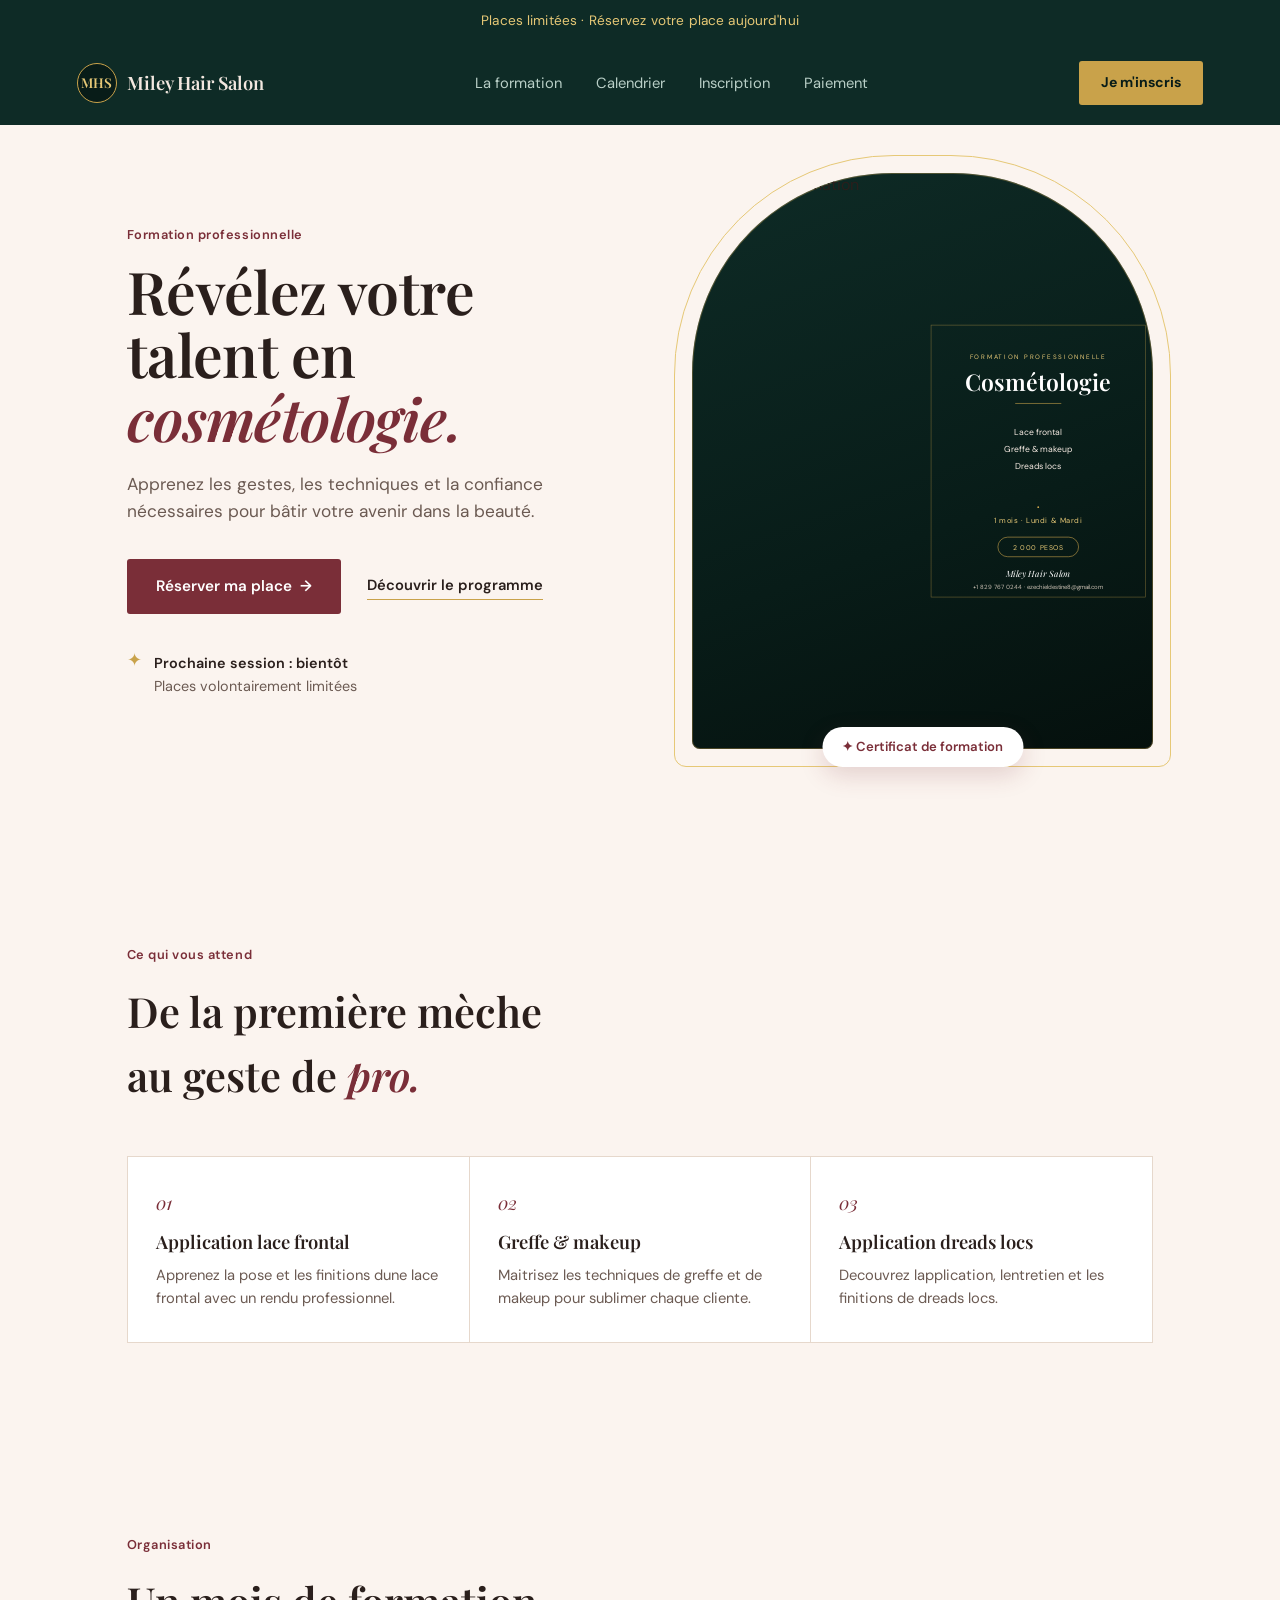
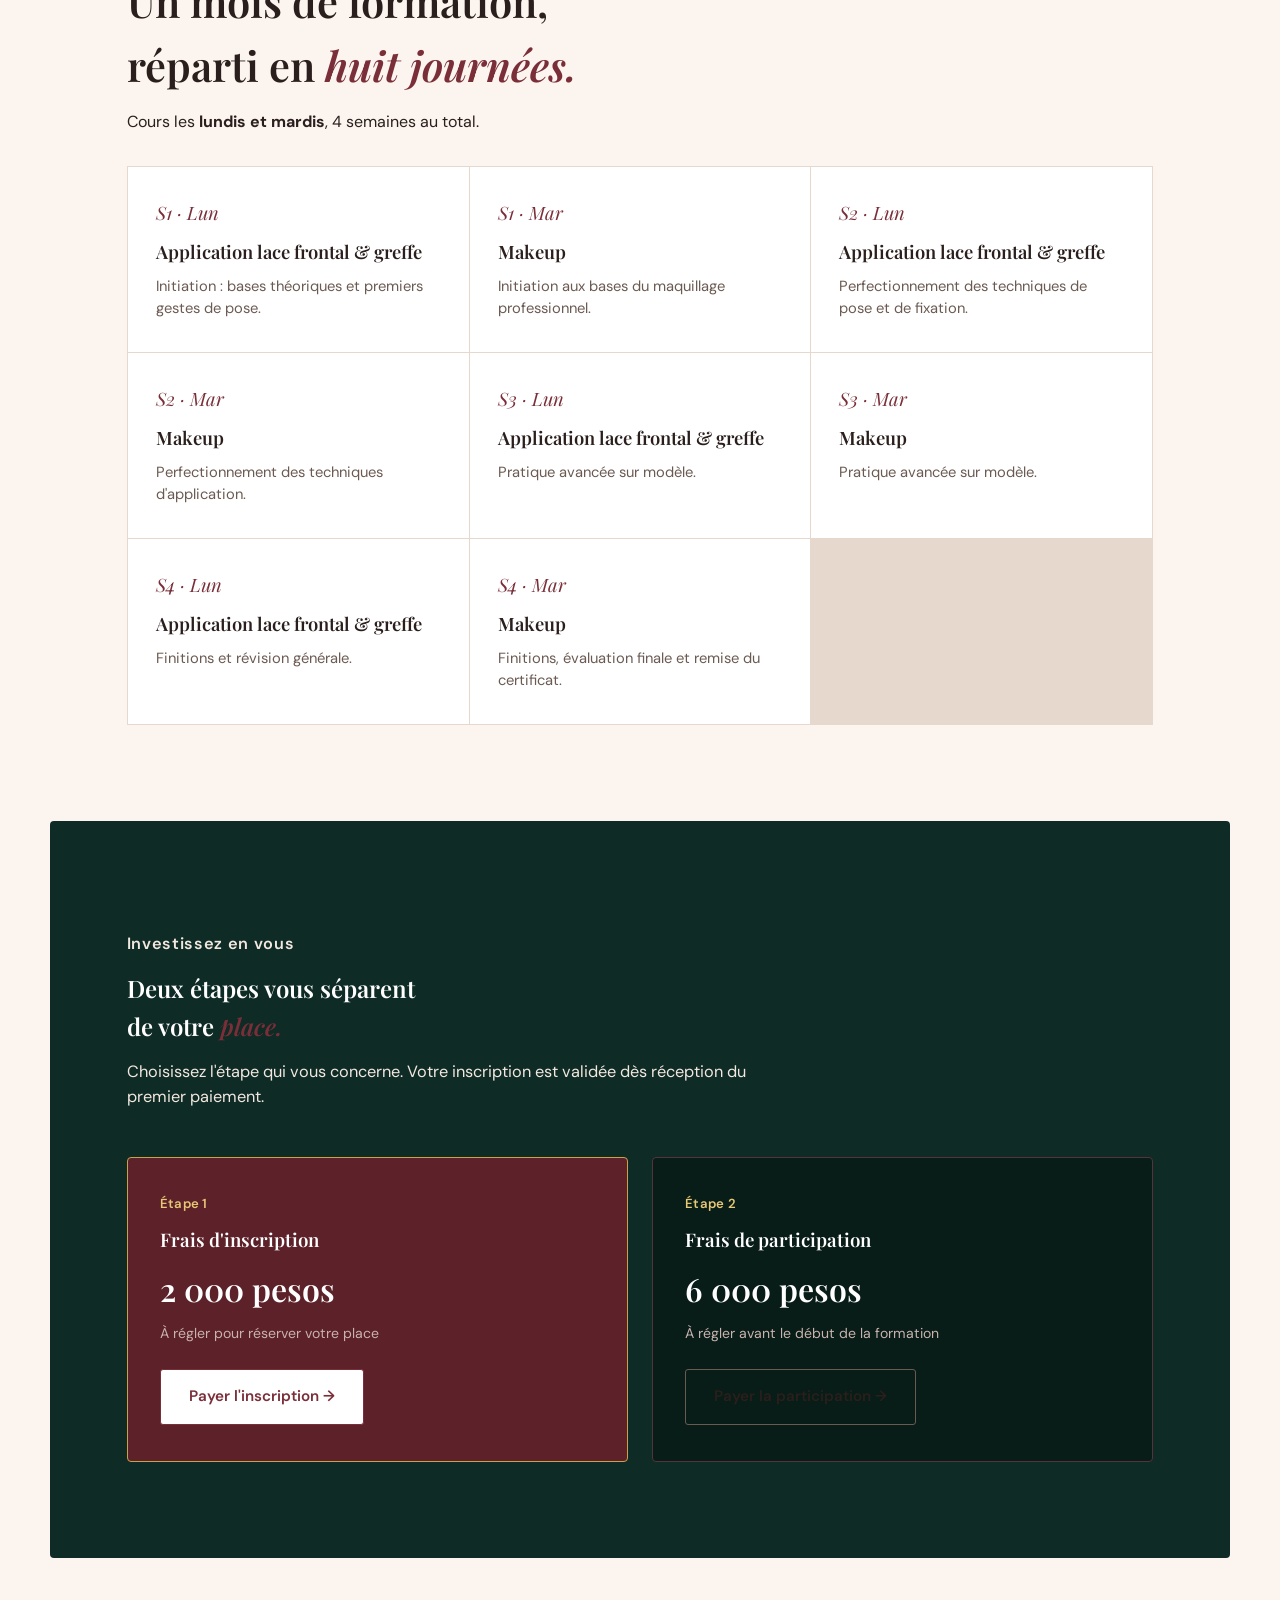
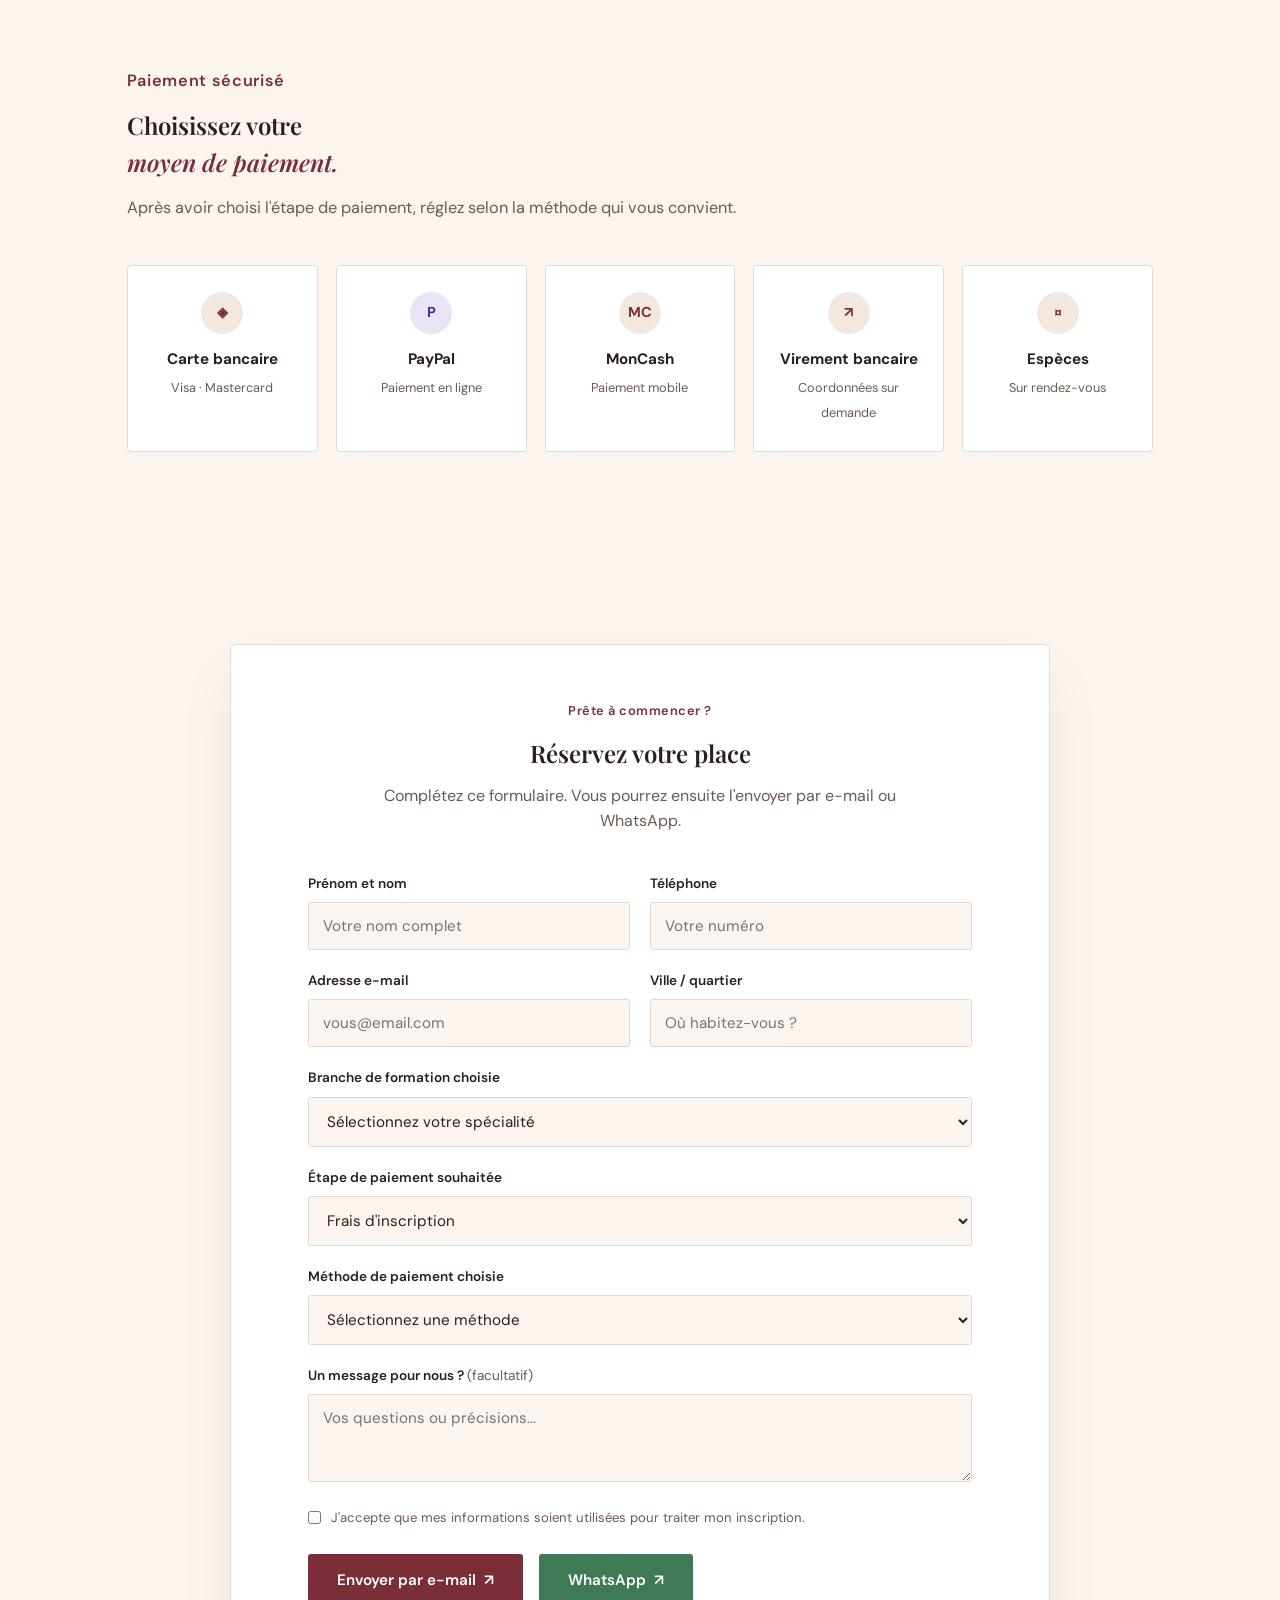
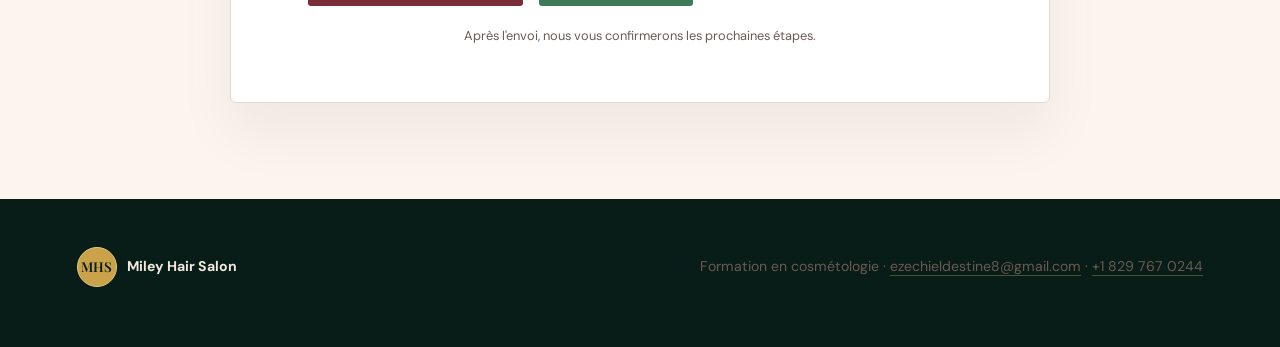
<file: index.html>
<!doctype html>
<html lang="fr">
  <head>
    <meta charset="UTF-8" />
    <meta name="viewport" content="width=device-width, initial-scale=1.0" />
    <meta name="description" content="Inscription à une formation professionnelle en cosmétologie." />
    <title>Miley Hair Salon | Formation Cosmétologie</title>
    <link rel="preconnect" href="https://fonts.googleapis.com" />
    <link rel="preconnect" href="https://fonts.gstatic.com" crossorigin />
    <link href="https://fonts.googleapis.com/css2?family=DM+Sans:wght@400;500;600;700&family=Playfair+Display:wght@600;700&display=swap" rel="stylesheet" />
    <link rel="stylesheet" href="style.css" />
  <style>.public-registration .customize,.public-registration dialog{display:none!important}</style></head>
  <body class="public-registration">
    <div class="announcement">Places limitées · Réservez votre place aujourd'hui</div>
    <header class="site-header">
      <a class="brand" href="#accueil" aria-label="Retour à l'accueil">
        <span class="brand-mark">MHS</span><span class="brand-name" data-site-name>Miley Hair Salon</span>
      </a>
      <nav aria-label="Navigation principale">
        <a href="#formation">La formation</a><a href="#calendrier">Calendrier</a><a href="#inscription">Inscription</a><a href="#paiement">Paiement</a>
      </nav>
      <a class="header-cta" href="#inscription">Je m'inscris</a>
    </header>

    <main>
      <section id="accueil" class="hero">
        <div class="hero-copy">
          <p class="eyebrow">Formation professionnelle</p>
          <h1 data-hero-title>Vos mains ont un talent.<br />Offrez-lui un <em>métier.</em></h1>
          <p class="hero-text" data-hero-text>Lace frontal, greffe, makeup : les techniques qui font une vraie professionnelle, encadrée du premier geste jusqu'au certificat.</p>
          <div class="hero-actions"><a class="button primary" href="#inscription">Réserver ma place <span>→</span></a><a class="text-link" href="#formation">Découvrir le programme</a></div>
          <div class="trust"><span>✦</span><p><strong data-start-date>Prochaine session : bientôt</strong><br />Places volontairement limitées</p></div>
        </div>
        <div class="hero-visual">
          <div class="arch"></div>
          <div class="flyer-placeholder" id="flyerDisplay">
            <img id="flyerImage" alt="Flyer de la formation" hidden />
            <svg class="flyer-art" viewBox="0 0 400 500" xmlns="http://www.w3.org/2000/svg" role="img" aria-label="Flyer de la formation en cosmétologie Miley Hair Salon">
              <rect x="14" y="14" width="372" height="472" fill="none" stroke="var(--gold)" stroke-width="1" opacity="0.55"/>
              <text x="200" y="72" text-anchor="middle" fill="var(--gold-soft)" font-family="'DM Sans', sans-serif" font-size="11" letter-spacing="3">FORMATION PROFESSIONNELLE</text>
              <text x="200" y="128" text-anchor="middle" fill="#FFFFFF" font-family="'Playfair Display', serif" font-size="40" font-weight="600">Cosmétologie</text>
              <line x1="160" y1="150" x2="240" y2="150" stroke="var(--gold)" stroke-width="1"/>
              <text x="200" y="204" text-anchor="middle" fill="#F3E8E0" font-family="'DM Sans', sans-serif" font-size="15">Lace frontal</text>
              <text x="200" y="234" text-anchor="middle" fill="#F3E8E0" font-family="'DM Sans', sans-serif" font-size="15">Greffe &amp; makeup</text>
              <text x="200" y="264" text-anchor="middle" fill="#F3E8E0" font-family="'DM Sans', sans-serif" font-size="15">Dreads locs</text>
              <circle cx="200" cy="330" r="1.6" fill="var(--gold)"/>
              <text x="200" y="358" text-anchor="middle" fill="var(--gold-soft)" font-family="'DM Sans', sans-serif" font-size="13" letter-spacing="1">1 mois · Lundi &amp; Mardi</text>
              <rect x="130" y="382" width="140" height="34" rx="17" fill="none" stroke="var(--gold)" stroke-width="1"/>
              <text x="200" y="404" text-anchor="middle" fill="var(--gold-soft)" font-family="'DM Sans', sans-serif" font-size="12" letter-spacing="1">2 000 PESOS</text>
              <text x="200" y="452" text-anchor="middle" fill="#FFFFFF" font-family="'Playfair Display', serif" font-style="italic" font-size="15">Miley Hair Salon</text>
              <text x="200" y="472" text-anchor="middle" fill="#C9BFB2" font-family="'DM Sans', sans-serif" font-size="10.5">+1 829 767 0244 · ezechieldestine8@gmail.com</text>
            </svg>
          </div>
          <div class="hero-tag">✦ Certificat de formation</div>
        </div>
      </section>

      <section id="formation" class="program section">
        <div><p class="eyebrow">Ce qui vous attend</p><h2>De la première mèche<br />au geste de <em>pro.</em></h2></div>
        <div class="program-grid">
          <article><span>01</span><h3>Application lace frontal</h3><p data-module-one>Apprenez la pose et les finitions dune lace frontal avec un rendu professionnel.</p></article>
          <article><span>02</span><h3>Greffe &amp; makeup</h3><p data-module-two>Maitrisez les techniques de greffe et de makeup pour sublimer chaque cliente.</p></article>
          <article><span>03</span><h3>Application dreads locs</h3><p data-module-three>Decouvrez lapplication, lentretien et les finitions de dreads locs.</p></article>
        </div>
      </section>

      <section id="calendrier" class="program section">
        <div><p class="eyebrow">Organisation</p><h2>Un mois de formation,<br />réparti en <em>huit journées.</em></h2><p style="margin-top:12px;color:inherit;">Cours les <strong>lundis et mardis</strong>, 4 semaines au total.</p></div>
        <div class="program-grid" style="margin-top:32px;">
          <article><span>S1 · Lun</span><h3>Application lace frontal &amp; greffe</h3><p>Initiation : bases théoriques et premiers gestes de pose.</p></article>
          <article><span>S1 · Mar</span><h3>Makeup</h3><p>Initiation aux bases du maquillage professionnel.</p></article>
          <article><span>S2 · Lun</span><h3>Application lace frontal &amp; greffe</h3><p>Perfectionnement des techniques de pose et de fixation.</p></article>
          <article><span>S2 · Mar</span><h3>Makeup</h3><p>Perfectionnement des techniques d'application.</p></article>
          <article><span>S3 · Lun</span><h3>Application lace frontal &amp; greffe</h3><p>Pratique avancée sur modèle.</p></article>
          <article><span>S3 · Mar</span><h3>Makeup</h3><p>Pratique avancée sur modèle.</p></article>
          <article><span>S4 · Lun</span><h3>Application lace frontal &amp; greffe</h3><p>Finitions et révision générale.</p></article>
          <article><span>S4 · Mar</span><h3>Makeup</h3><p>Finitions, évaluation finale et remise du certificat.</p></article>
        </div>
      </section>

      <section id="paiement" class="payment section">
        <div class="payment-intro"><p class="eyebrow">Investissez en vous</p><h2>Deux étapes vous séparent<br />de votre <em>place.</em></h2><p>Choisissez l'étape qui vous concerne. Votre inscription est validée dès réception du premier paiement.</p></div>
        <div class="payment-cards">
          <article class="payment-card accent"><p>Étape 1</p><h3>Frais d'inscription</h3><strong data-registration-price>2 000 pesos</strong><small data-registration-note>À régler pour réserver votre place</small><a id="registrationPayment" class="button light" href="#inscription">Payer l'inscription →</a></article>
          <article class="payment-card"><p>Étape 2</p><h3>Frais de participation</h3><strong data-participation-price>6 000 pesos</strong><small data-participation-note>À régler avant le début de la formation</small><a id="participationPayment" class="button outline" href="#inscription">Payer la participation →</a></article>
        </div>
      </section>

      <section class="methods section" id="methodes-paiement">
        <div class="methods-heading"><p class="eyebrow">Paiement sécurisé</p><h2>Choisissez votre<br /><em>moyen de paiement.</em></h2><p>Après avoir choisi l'étape de paiement, réglez selon la méthode qui vous convient.</p></div>
        <div class="methods-grid">
          <a class="method-card" data-method="card" href="#paiement"><span>◈</span><strong>Carte bancaire</strong><small>Visa · Mastercard</small></a>
          <a class="method-card paypal" data-method="paypal" href="#paiement"><span>P</span><strong>PayPal</strong><small>Paiement en ligne</small></a>
          <a class="method-card" data-method="moncash" href="#paiement"><span>MC</span><strong>MonCash</strong><small>Paiement mobile</small></a>
          <a class="method-card" data-method="transfer" href="#paiement"><span>↗</span><strong>Virement bancaire</strong><small>Coordonnées sur demande</small></a>
          <a class="method-card" data-method="cash" href="#paiement"><span>¤</span><strong>Espèces</strong><small>Sur rendez-vous</small></a>
        </div>
        
      </section>      <section id="inscription" class="registration section">
        <div class="registration-card">
          <div class="form-heading"><p class="eyebrow">Prête à commencer ?</p><h2>Réservez votre place</h2><p>Complétez ce formulaire. Vous pourrez ensuite l'envoyer par e-mail ou WhatsApp.</p></div>
          <form id="registrationForm">
            <div class="form-row"><label>Prénom et nom<input name="name" required placeholder="Votre nom complet" /></label><label>Téléphone<input name="phone" required type="tel" placeholder="Votre numéro" /></label></div>
            <div class="form-row"><label>Adresse e-mail<input name="email" required type="email" placeholder="vous@email.com" /></label><label>Ville / quartier<input name="location" required placeholder="Où habitez-vous ?" /></label></div>
            <label>Branche de formation choisie<select name="training" required><option value="">Sélectionnez votre spécialité</option><option>Application lace frontal</option><option>Greffe &amp; makeup</option><option>Application dreads locs</option></select></label><label>Étape de paiement souhaitée<select name="payment"><option>Frais d'inscription</option><option>Frais de participation</option><option>J'aimerais être contactée avant de payer</option></select></label><label>Méthode de paiement choisie<select name="paymentMethod" required><option value="">Sélectionnez une méthode</option><option>PayPal</option><option>Carte bancaire / Stripe</option><option>MonCash</option><option>Virement bancaire</option><option>Paiement en espèces</option></select></label>
            <label>Un message pour nous ? <span>(facultatif)</span><textarea name="message" rows="3" placeholder="Vos questions ou précisions..."></textarea></label>
            <label class="consent"><input type="checkbox" required /><span>J'accepte que mes informations soient utilisées pour traiter mon inscription.</span></label>
            <div class="send-options"><button class="button primary" type="submit">Envoyer par e-mail <span>↗</span></button><button class="button whatsapp" type="button" id="whatsappButton">WhatsApp <span>↗</span></button></div>
            <p class="form-note">Après l'envoi, nous vous confirmerons les prochaines étapes.</p>
          </form>
        </div>
      </section>
    </main>

    <footer><div><span class="brand-mark">MHS</span><strong data-site-name>Miley Hair Salon</strong></div><p>Formation en cosmétologie · <a id="emailLink" href="mailto:ezechieldestine8@gmail.com">ezechieldestine8@gmail.com</a> · <a id="phoneLink" href="https://wa.me/18297670244">+1 829 767 0244</a></p></footer>

    
    <script src="public.js"></script><script src="public-payments.js"></script>
    <script>
      // Archive de toutes les inscriptions confirmées : chaque envoi
      // (par e-mail OU WhatsApp) atterrit dans le Google Sheet ci-dessous,
      // qui sert de vraie liste consultable (confirmé / en attente).
      (function () {
        var ARCHIVE_EMAIL = "ezechieldestine8@gmail.com";
        var WHATSAPP_NUMBER = "18297670244";
        var SHEET_WEBHOOK_URL = "https://script.google.com/macros/s/AKfycbwRdBufPPXSQzxHz7Im8ouc9-w8cmAjbKDwY-d6IBi6sXPP3QFS52DR9aq2nIXTSaDt/exec";

        var form = document.getElementById("registrationForm");
        var whatsappBtn = document.getElementById("whatsappButton");
        if (!form) return;

        function getPayload() {
          var data = new FormData(form);
          return {
            name: data.get("name") || "",
            phone: data.get("phone") || "",
            email: data.get("email") || "",
            location: data.get("location") || "",
            training: data.get("training") || "",
            payment: data.get("payment") || "",
            paymentMethod: data.get("paymentMethod") || "",
            message: data.get("message") || ""
          };
        }

        function sendToSheet(payload) {
          if (!SHEET_WEBHOOK_URL) return;
          fetch(SHEET_WEBHOOK_URL, {
            method: "POST",
            mode: "no-cors",
            headers: { "Content-Type": "text/plain;charset=utf-8" },
            body: JSON.stringify(payload)
          }).catch(function () {});
        }

        function buildLines(payload) {
          return [
            "Nouvelle inscription",
            "",
            "Nom : " + payload.name,
            "Téléphone : " + payload.phone,
            "E-mail : " + payload.email,
            "Ville / quartier : " + payload.location,
            "Formation choisie : " + payload.training,
            "Étape de paiement : " + payload.payment,
            "Méthode de paiement : " + payload.paymentMethod,
            "Message : " + (payload.message || "—")
          ];
        }

        form.addEventListener("submit", function (e) {
          e.preventDefault();
          var payload = getPayload();
          sendToSheet(payload);

          var subject = "Nouvelle inscription — " + (payload.name || "sans nom");
          var body = buildLines(payload).join("\n");
          var gmailComposeUrl =
            "https://mail.google.com/mail/?view=cm&fs=1" +
            "&to=" + encodeURIComponent(ARCHIVE_EMAIL) +
            "&su=" + encodeURIComponent(subject) +
            "&body=" + encodeURIComponent(body);
          window.open(gmailComposeUrl, "_blank");
        });

        if (whatsappBtn) {
          whatsappBtn.addEventListener("click", function () {
            var payload = getPayload();
            sendToSheet(payload);

            var text = buildLines(payload).join("\n");
            var waUrl =
              "https://wa.me/" + WHATSAPP_NUMBER +
              "?text=" + encodeURIComponent(text);
            window.open(waUrl, "_blank");
          });
        }
      })();
    </script>
  </body>
</html>
</file>
<file: style.css>
/* ===================================================
   Miley Hair Salon — Formation Cosmétologie
   Palette éditoriale beauté : ivoire rosé, bordeaux, or
=================================================== */

:root{
  --ivory:#FBF4EF;
  --ivory-deep:#F3E8E0;
  --ink:#2A1F1C;
  --ink-soft:#6B5A52;
  --wine:#7A2E38;
  --wine-deep:#5C2129;
  --plum:#0E2B26;      /* vert émeraude profond — la couleur signature "luxe" */
  --plum-deep:#081C18;
  --gold:#C9A24A;       /* or plus riche, utilisé comme fil conducteur premium */
  --gold-soft:#E6C876;
  --line:#E6D8CC;
  --white:#FFFFFF;
  --whatsapp:#3F7A56;
}

*{box-sizing:border-box;margin:0;padding:0;}
html{scroll-behavior:smooth;}
body{
  background:var(--ivory);
  color:var(--ink);
  font-family:'DM Sans', sans-serif;
  line-height:1.55;
  -webkit-font-smoothing:antialiased;
}
h1,h2,h3{font-family:'Playfair Display', serif;font-weight:600;color:var(--ink);}
em{font-style:italic;color:var(--wine);}
a{color:inherit;text-decoration:none;}
img{max-width:100%;display:block;}
p{color:var(--ink-soft);}

.section{padding:96px 6vw;max-width:1180px;margin:0 auto;}
.eyebrow{
  font-size:.8rem;
  letter-spacing:.04em;
  color:var(--wine);
  font-weight:600;
  margin-bottom:14px;
}

/* ===== ANNOUNCEMENT BAR ===== */
.announcement{
  background:var(--plum);
  color:var(--gold-soft);
  text-align:center;
  font-size:.85rem;
  padding:10px 16px;
  letter-spacing:.01em;
}

/* ===== HEADER ===== */
.brand{display:flex;align-items:center;gap:10px;}
.brand-mark{
  width:40px;height:40px;
  border-radius:50%;
  background:var(--plum-deep);
  color:var(--gold-soft);
  border:1px solid var(--gold);
  display:flex;align-items:center;justify-content:center;
  font-family:'Playfair Display',serif;
  font-size:.85rem;
  font-weight:600;
}
.brand-name{font-family:'Playfair Display',serif;font-size:1.15rem;font-weight:600;}
.site-header{
  display:flex;
  align-items:center;
  justify-content:space-between;
  padding:20px 6vw;
  background:var(--plum);
}
.site-header .brand-name{color:var(--ivory-deep);}
.site-header nav{display:flex;gap:34px;font-size:.92rem;color:#B9CFC7;}
.site-header nav a{transition:color .2s ease;}
.site-header nav a:hover{color:var(--gold-soft);}
.header-cta{
  background:var(--gold);
  color:var(--plum-deep);
  padding:11px 22px;
  border-radius:3px;
  font-size:.88rem;
  font-weight:700;
  transition:background .2s ease;
}
.header-cta:hover{background:var(--gold-soft);}

/* ===== BUTTONS ===== */
.button{
  display:inline-flex;
  align-items:center;
  gap:8px;
  padding:15px 28px;
  border-radius:3px;
  font-size:.95rem;
  font-weight:600;
  border:1px solid transparent;
  cursor:pointer;
  transition:transform .15s ease, background .2s ease, color .2s ease;
  font-family:'DM Sans',sans-serif;
}
.button span{transition:transform .15s ease;}
.button:hover span{transform:translateX(3px);}
.button.primary{background:var(--wine);color:var(--white);}
.button.primary:hover{background:var(--wine-deep);}
.button.light{background:var(--white);color:var(--wine);border-color:var(--wine);}
.button.light:hover{background:var(--wine);color:var(--white);}
.button.outline{background:transparent;color:var(--ink);border-color:var(--ink-soft);}
.button.outline:hover{background:var(--ink);color:var(--white);border-color:var(--ink);}
.button.whatsapp{background:var(--whatsapp);color:var(--white);}
.button.whatsapp:hover{background:#2f5f43;}
.text-link{
  font-size:.92rem;
  font-weight:600;
  color:var(--ink);
  border-bottom:1px solid var(--gold);
  padding-bottom:2px;
}

/* ===== HERO ===== */
.hero{
  display:grid;
  grid-template-columns:1.05fr .95fr;
  gap:56px;
  align-items:center;
  padding:48px 6vw 100px;
  max-width:1180px;
  margin:0 auto;
}
.hero h1{
  font-size:clamp(2.6rem,4.6vw,3.9rem);
  line-height:1.08;
  letter-spacing:-.01em;
}
.hero-text{margin-top:22px;font-size:1.08rem;max-width:46ch;}
.hero-actions{margin-top:34px;display:flex;align-items:center;gap:26px;flex-wrap:wrap;}
.trust{
  margin-top:38px;
  display:flex;
  align-items:flex-start;
  gap:12px;
  font-size:.9rem;
  color:var(--ink-soft);
}
.trust span{color:var(--gold);font-size:1.1rem;line-height:1;}
.trust strong{color:var(--ink);font-weight:600;}

.hero-visual{position:relative;}
.arch{
  position:absolute;
  inset:-18px;
  border:1px solid var(--gold-soft);
  border-radius:220px 220px 12px 12px;
  z-index:0;
}
.flyer-placeholder{
  position:relative;
  aspect-ratio:4/5;
  border-radius:200px 200px 8px 8px;
  overflow:hidden;
  background:linear-gradient(160deg, var(--plum) 0%, var(--plum-deep) 60%, #05100D 100%);
  display:flex;align-items:center;justify-content:center;
  z-index:1;
  box-shadow:inset 0 0 0 1px rgba(201,162,74,.35);
}
.flyer-placeholder img{width:100%;height:100%;object-fit:cover;}
.flyer-art{
  position:relative;
  z-index:1;
  width:100%;
  height:100%;
  display:block;
}
.flyer-fallback{
  text-align:center;
  color:var(--white);
}
.flyer-fallback span{
  display:block;
  font-size:.78rem;
  letter-spacing:.12em;
  color:var(--gold-soft);
  margin-bottom:10px;
}
.flyer-fallback strong{
  display:block;
  font-family:'Playfair Display',serif;
  font-size:1.9rem;
  font-weight:600;
}
.flyer-fallback i{
  display:block;
  font-style:italic;
  margin-top:14px;
  font-size:.95rem;
  color:var(--ivory-deep);
}
.hero-tag{
  position:absolute;
  bottom:-18px;left:50%;
  transform:translateX(-50%);
  background:var(--white);
  color:var(--wine);
  font-size:.82rem;
  font-weight:600;
  padding:10px 20px;
  border-radius:30px;
  box-shadow:0 8px 24px rgba(122,46,56,.18);
  white-space:nowrap;
  z-index:2;
}

/* ===== PROGRAM / CALENDRIER ===== */
.program > div:first-child{max-width:640px;}
.program h2{font-size:clamp(2rem,3.4vw,2.6rem);margin-top:4px;}
.program-grid{
  margin-top:48px;
  display:grid;
  grid-template-columns:repeat(auto-fit, minmax(280px,1fr));
  gap:1px;
  background:var(--line);
  border:1px solid var(--line);
}
.program-grid article{
  background:var(--white);
  padding:32px 28px;
}
.program-grid span{
  font-family:'Playfair Display',serif;
  font-style:italic;
  color:var(--wine);
  font-size:1.15rem;
}
.program-grid h3{font-size:1.15rem;margin-top:10px;margin-bottom:8px;}
.program-grid p{font-size:.92rem;}

/* ===== PAYMENT ===== */
.payment{background:var(--plum);color:var(--ivory);border-radius:4px;}
.payment-intro{max-width:620px;}
.payment h2, .payment h3{color:var(--white);}
.payment-intro p{color:var(--ivory-deep);margin-top:14px;font-size:1.02rem;}
.payment-cards{
  margin-top:48px;
  display:grid;
  grid-template-columns:repeat(2,1fr);
  gap:24px;
}
.payment-card{
  background:var(--plum-deep);
  border:1px solid #55333c;
  border-radius:4px;
  padding:36px 32px;
  display:flex;
  flex-direction:column;
  gap:10px;
}
.payment-card p{color:var(--gold-soft);font-size:.82rem;font-weight:600;letter-spacing:.02em;}
.payment-card strong{
  font-family:'Playfair Display',serif;
  font-size:2rem;
  color:var(--white);
  font-weight:600;
}
.payment-card small{color:#C9B3AE;font-size:.88rem;margin-bottom:14px;}
.payment-card.accent{background:var(--wine-deep);border-color:var(--gold);}
.payment-card .button{margin-top:auto;align-self:flex-start;}

/* ===== METHODS ===== */
.methods-heading{max-width:620px;}
.methods-heading p{margin-top:14px;font-size:1.02rem;}
.methods-grid{
  margin-top:44px;
  display:grid;
  grid-template-columns:repeat(auto-fit, minmax(150px,1fr));
  gap:18px;
}
.method-card{
  background:var(--white);
  border:1px solid var(--line);
  border-radius:4px;
  padding:26px 20px;
  text-align:center;
  transition:border-color .2s ease, transform .2s ease;
}
.method-card:hover{border-color:var(--wine);transform:translateY(-3px);}
.method-card span{
  display:inline-flex;
  align-items:center;justify-content:center;
  width:42px;height:42px;
  border-radius:50%;
  background:var(--ivory-deep);
  color:var(--wine);
  font-weight:700;
  font-size:.9rem;
  margin-bottom:14px;
}
.method-card strong{display:block;font-size:.95rem;margin-bottom:4px;}
.method-card small{color:var(--ink-soft);font-size:.8rem;}
.method-card.paypal span{background:#EAE2F5;color:#4A2E8F;}

/* ===== REGISTRATION ===== */
.registration-card{
  background:var(--white);
  border:1px solid var(--line);
  border-radius:6px;
  padding:56px 6vw;
  max-width:820px;
  margin:0 auto;
  box-shadow:0 30px 60px rgba(58,32,25,.06);
}
.form-heading{text-align:center;max-width:520px;margin:0 auto 40px;}
.form-heading p:last-child{margin-top:12px;}
form{display:flex;flex-direction:column;gap:20px;}
.form-row{display:grid;grid-template-columns:1fr 1fr;gap:20px;}
label{font-size:.85rem;color:var(--ink);font-weight:600;display:block;}
label span{color:var(--ink-soft);font-weight:400;}
input, select, textarea{
  margin-top:8px;
  width:100%;
  background:var(--ivory);
  border:1px solid var(--line);
  color:var(--ink);
  padding:13px 14px;
  font-family:'DM Sans',sans-serif;
  font-size:.95rem;
  border-radius:3px;
}
input:focus, select:focus, textarea:focus{
  outline:none;
  border-color:var(--wine);
  box-shadow:0 0 0 3px rgba(122,46,56,.1);
}
textarea{resize:vertical;}
.consent{display:flex;align-items:flex-start;gap:10px;font-size:.82rem;font-weight:400;color:var(--ink-soft);}
.consent input{width:auto;margin-top:3px;}
.send-options{display:flex;gap:16px;flex-wrap:wrap;margin-top:6px;}
.form-note{font-size:.8rem;color:var(--ink-soft);text-align:center;}

/* ===== FOOTER ===== */
footer{
  padding:48px 6vw 60px;
  background:var(--plum-deep);
  display:flex;
  justify-content:space-between;
  align-items:center;
  flex-wrap:wrap;
  gap:14px;
  font-size:.88rem;
  color:#9FB6AD;
}
footer > div{display:flex;align-items:center;gap:10px;font-weight:600;color:var(--ivory-deep);}
footer .brand-mark{background:var(--gold);color:var(--plum-deep);border-color:var(--gold-soft);}
footer a{border-bottom:1px solid rgba(230,200,118,.3);}
footer a:hover{border-color:var(--gold);color:var(--gold-soft);}

/* ===== RESPONSIVE ===== */
@media (max-width:860px){
  .hero{grid-template-columns:1fr;padding-top:20px;}
  .hero-visual{order:-1;max-width:340px;margin:0 auto;}
  .payment-cards{grid-template-columns:1fr;}
  .form-row{grid-template-columns:1fr;}
  .site-header{flex-wrap:wrap;gap:14px;}
  .site-header nav{gap:20px;order:3;width:100%;justify-content:center;}
  .registration-card{padding:40px 6vw;}
  .section{padding:64px 6vw;}
}
</file>
